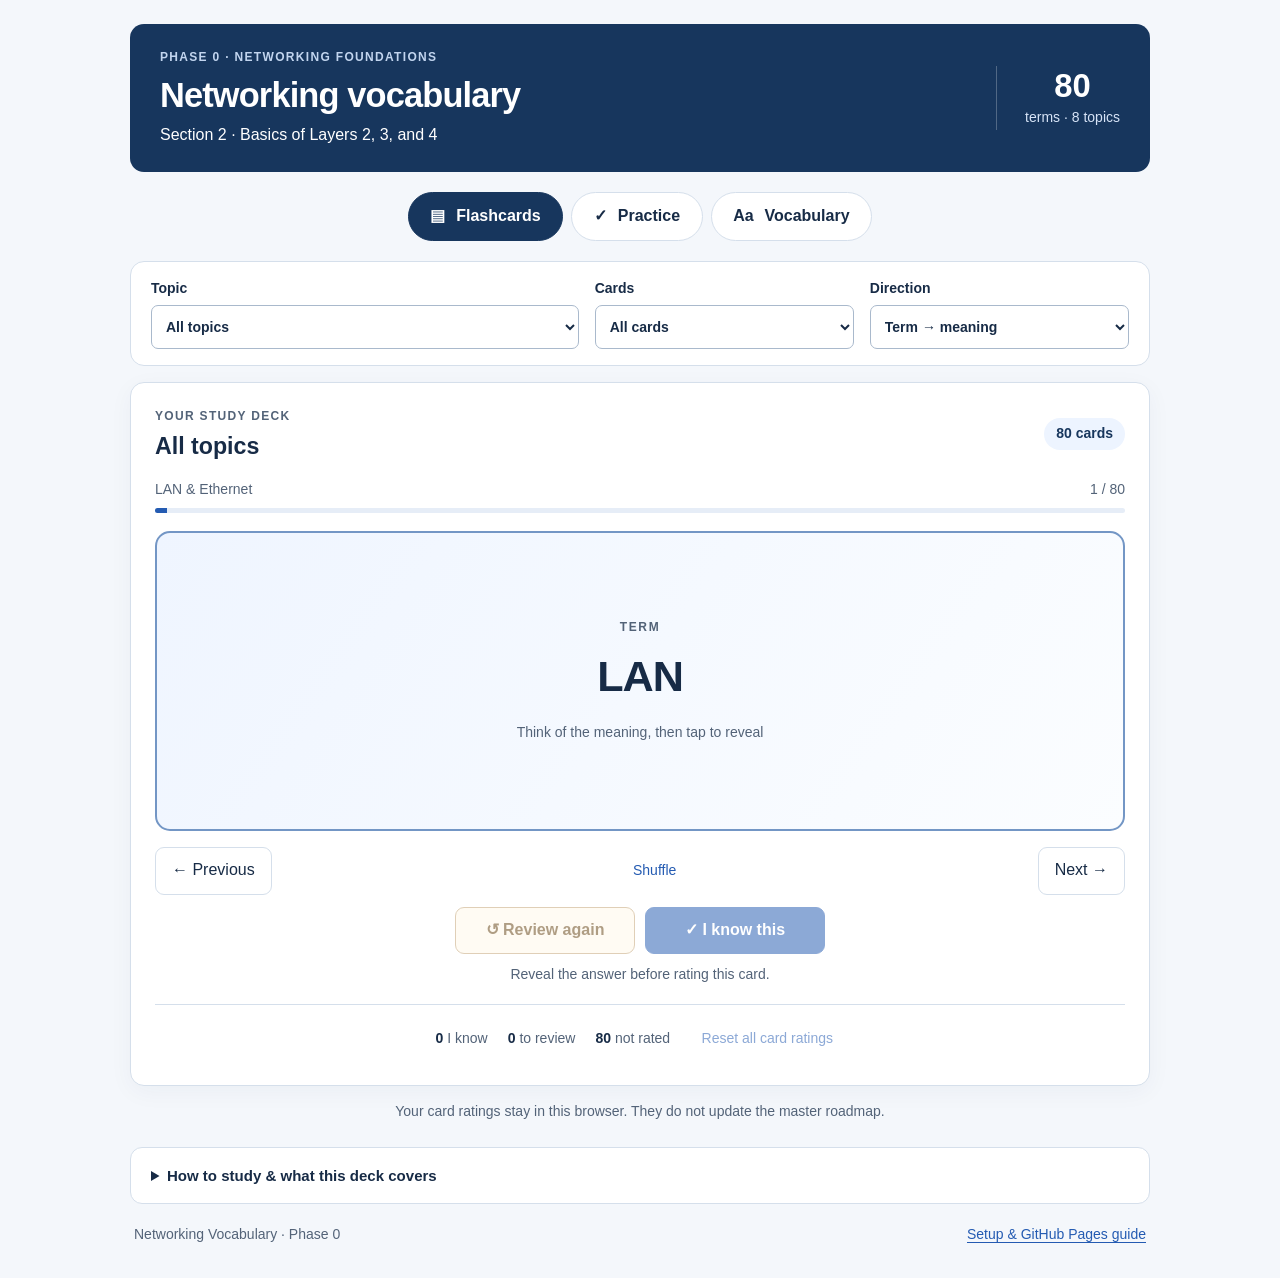
<file: index.html>
<!doctype html>
<html lang="en">
<head>
  <meta charset="utf-8">
  <meta name="viewport" content="width=device-width,initial-scale=1">
  <meta name="description" content="English networking flashcards and short vocabulary practice for LANs, OSI layers, switching, ARP, routers, TCP, UDP, and PoE.">
  <title>Networking Vocabulary · Phase 0</title>
  <link rel="icon" type="image/svg+xml" href="data:image/svg+xml,%3Csvg xmlns='http://www.w3.org/2000/svg' viewBox='0 0 32 32'%3E%3Crect width='32' height='32' rx='7' fill='%2317365d'/%3E%3Cpath d='M8 9h16v4H8zm0 6h16v4H8zm0 6h16v3H8z' fill='%23ffffff'/%3E%3C/svg%3E">
  <link rel="stylesheet" href="styles.css">
  <script src="terms.js" defer></script>
  <script src="app.js" defer></script>
</head>
<body>
  <a class="skip-link" href="#study-area">Skip to study area</a>
  <main class="app-shell">
    <header class="hero">
      <div><p class="eyebrow">PHASE 0 · NETWORKING FOUNDATIONS</p><h1>Networking vocabulary</h1><p>Section 2 · Basics of Layers 2, 3, and 4</p></div>
      <div class="hero-count"><strong>80</strong><span>terms · 8 topics</span></div>
    </header>
    <nav class="mode-tabs" role="tablist" aria-label="Study mode">
      <button id="tab-flashcards" role="tab" aria-selected="true" aria-controls="panel-flashcards" tabindex="0" data-mode="flashcards"><span aria-hidden="true">▤</span> Flashcards</button>
      <button id="tab-practice" role="tab" aria-selected="false" aria-controls="panel-practice" tabindex="-1" data-mode="practice"><span aria-hidden="true">✓</span> Practice</button>
      <button id="tab-glossary" role="tab" aria-selected="false" aria-controls="panel-glossary" tabindex="-1" data-mode="glossary"><span aria-hidden="true">Aa</span> Vocabulary</button>
    </nav>
    <section class="toolbar" aria-label="Study options">
      <label class="topic-field">Topic<select id="topic"><option value="all">All topics</option></select></label>
      <label id="scope-field">Cards<select id="scope"><option value="all">All cards</option><option value="review">Review again</option><option value="new">Not rated yet</option><option value="known">I know these</option></select></label>
      <label id="direction-field">Direction<select id="direction"><option value="term">Term → meaning</option><option value="meaning">Meaning → term</option></select></label>
      <div id="topic-total" class="topic-total" hidden></div>
    </section>
    <div id="study-area" tabindex="-1">
      <section id="panel-flashcards" class="panel" role="tabpanel" aria-labelledby="tab-flashcards">
        <div class="section-heading"><div><p class="eyebrow" id="deck-kicker">YOUR STUDY DECK</p><h2 id="deck-title">All topics</h2></div><span class="count-pill" id="deck-count">80 cards</span></div>
        <div class="status-row"><span id="card-topic"></span><span id="card-position"></span></div>
        <div class="progress-track" aria-hidden="true"><div id="deck-progress"></div></div>
        <div id="empty-deck" class="empty-state" hidden><h3>No cards in this view</h3><p id="empty-copy"></p><button class="primary" id="show-all">Show all cards</button></div>
        <div id="card-area">
          <button type="button" id="flashcard" class="flashcard" aria-label="Reveal meaning">
            <span class="card-label" id="card-label">TERM</span>
            <span id="card-term" class="main-term"></span>
            <span id="card-expansion" class="expansion" hidden></span>
            <span id="card-definition" class="definition" hidden></span>
            <span id="card-note" class="card-note" hidden></span>
            <span id="flip-hint" class="flip-hint">Think of the meaning, then tap to reveal</span>
          </button>
          <div class="nav-row"><button id="previous" class="secondary">← Previous</button><button id="shuffle" class="text-button">Shuffle</button><button id="next" class="secondary">Next →</button></div>
          <div class="self-check"><button id="rate-review" class="review-button" disabled>↺ Review again</button><button id="rate-known" class="primary" disabled>✓ I know this</button></div>
          <p class="small centered" id="rating-hint">Reveal the answer before rating this card.</p>
        </div>
        <div class="stats"><span><strong id="known-count">0</strong> I know</span><span><strong id="review-count">0</strong> to review</span><span><strong id="new-count">80</strong> not rated</span><button id="reset-topic" class="text-button">Reset topic ratings</button></div>
      </section>
      <section id="panel-practice" class="panel" role="tabpanel" aria-labelledby="tab-practice" hidden>
        <div class="section-heading"><div><p class="eyebrow" id="practice-topic">ALL TOPICS</p><h2>Short vocabulary practice</h2></div></div>
        <div id="practice-home">
          <p class="muted">Choose a quick activity. Each round draws from the selected topic.</p>
          <div class="activity-grid">
            <button class="activity" data-activity="match"><span class="activity-number">01</span><strong>Match pairs</strong><span>Connect 5 terms with their meanings.</span><span class="activity-link">Start matching →</span></button>
            <button class="activity" data-activity="choice"><span class="activity-number">02</span><strong>Choose the meaning</strong><span>Pick the definition that fits each term.</span><span class="activity-link">Start 10 questions →</span></button>
            <button class="activity" data-activity="recall"><span class="activity-number">03</span><strong>Recall the term</strong><span>Read a meaning and type its term or acronym.</span><span class="activity-link">Start 10 questions →</span></button>
          </div>
          <p class="small">Small topics use fewer questions. These are memory drills; they do not establish roadmap mastery.</p>
        </div>
        <div id="practice-round" hidden>
          <div class="round-top"><button id="leave-round" class="text-button">← Choose an activity</button><span id="round-position" class="count-pill"></span></div>
          <div id="question-area" class="question-card" hidden>
            <p class="eyebrow" id="question-kind"></p><h3 id="question-prompt" tabindex="-1"></h3>
            <div id="choice-options" class="choice-options"></div>
            <form id="recall-form" hidden><label for="recall-answer">Term or acronym</label><div class="answer-row"><input id="recall-answer" type="text" autocomplete="off" autocapitalize="off" spellcheck="false" aria-describedby="answer-hint"><button class="primary" id="check-answer" type="submit">Check answer</button></div><p class="small" id="answer-hint">Capitalization and punctuation do not matter. No long explanation needed.</p></form>
            <div id="answer-feedback" class="feedback" role="status" aria-live="polite"></div>
            <div class="question-actions"><button id="show-answer" class="text-button">Show answer</button><button id="next-question" class="primary" hidden>Next question →</button></div>
          </div>
          <div id="matching-area" hidden><p class="muted">Select a term, then its meaning. You can also select the meaning first.</p><div class="match-grid"><div><h3 class="column-label">Terms</h3><div id="match-terms" class="match-column"></div></div><div><h3 class="column-label">Meanings</h3><div id="match-definitions" class="match-column"></div></div></div><p id="match-feedback" class="feedback" role="status" aria-live="polite"></p></div>
        </div>
        <div id="practice-result" class="result" hidden><p class="eyebrow">ROUND COMPLETE</p><h3 id="result-title" tabindex="-1"></h3><p id="result-detail"></p><ul id="result-review"></ul><div class="result-actions"><button id="retry-round" class="primary">New round</button><button id="back-to-activities" class="secondary">Choose an activity</button></div></div>
      </section>
      <section id="panel-glossary" class="panel" role="tabpanel" aria-labelledby="tab-glossary" hidden>
        <div class="section-heading"><div><p class="eyebrow">QUICK REFERENCE</p><h2>Vocabulary list</h2></div><span id="glossary-count" class="count-pill"></span></div>
        <label class="search-label" for="search">Find a term, acronym, or meaning<input id="search" type="search" placeholder="Try MAC, gateway, or transport…" autocomplete="off"></label>
        <div id="glossary-list" class="glossary-list"></div>
        <p id="glossary-empty" class="empty-state" hidden>No matching terms. Try another search or choose All topics.</p>
      </section>
    </div>
    <p id="announcement" class="sr-only" role="status" aria-live="polite"></p>
    <p id="storage-note" class="storage-note">Your card ratings stay in this browser. They do not update the master roadmap.</p>
    <details class="help"><summary>How to study &amp; what this deck covers</summary><div class="help-content"><p>Try to recall the answer before flipping. Use <strong>Review again</strong> or <strong>I know this</strong>, then filter your cards to revisit the terms you need. Switch to <strong>Practice</strong> for matching, multiple choice, and short recall.</p><p>On a flashcard, press <strong>Enter</strong> or <strong>Space</strong> to flip. Use <strong>←</strong> and <strong>→</strong> to move through the deck when focus is outside a form field. All matching activities work with clicks or a keyboard; dragging is not required.</p><p>This deck covers the eight supplied study guides for Section 2 of <em>Introduction to Computer Networking – Beginner Crash Course</em>, with introductory LAN and OSI context. Later lessons on subnet calculations, VLAN configuration, WAN/VPN, troubleshooting, security, and Wi-Fi configuration are outside this deck.</p><p>Definitions are newly written. Course PDFs and slides are not included. Important corrections include HTTP at the application layer, changeable MAC addresses, and the difference between unknown-unicast flooding and broadcast. <a href="sources.html">Read the source and correction notes.</a></p></div></details>
    <footer><span>Networking Vocabulary · Phase 0</span><a href="setup.html">Setup &amp; GitHub Pages guide</a></footer>
    <noscript><div class="no-script">Please enable JavaScript to use the flashcards and activities. No account or API key is required.</div></noscript>
  </main>
</body>
</html>
</file>
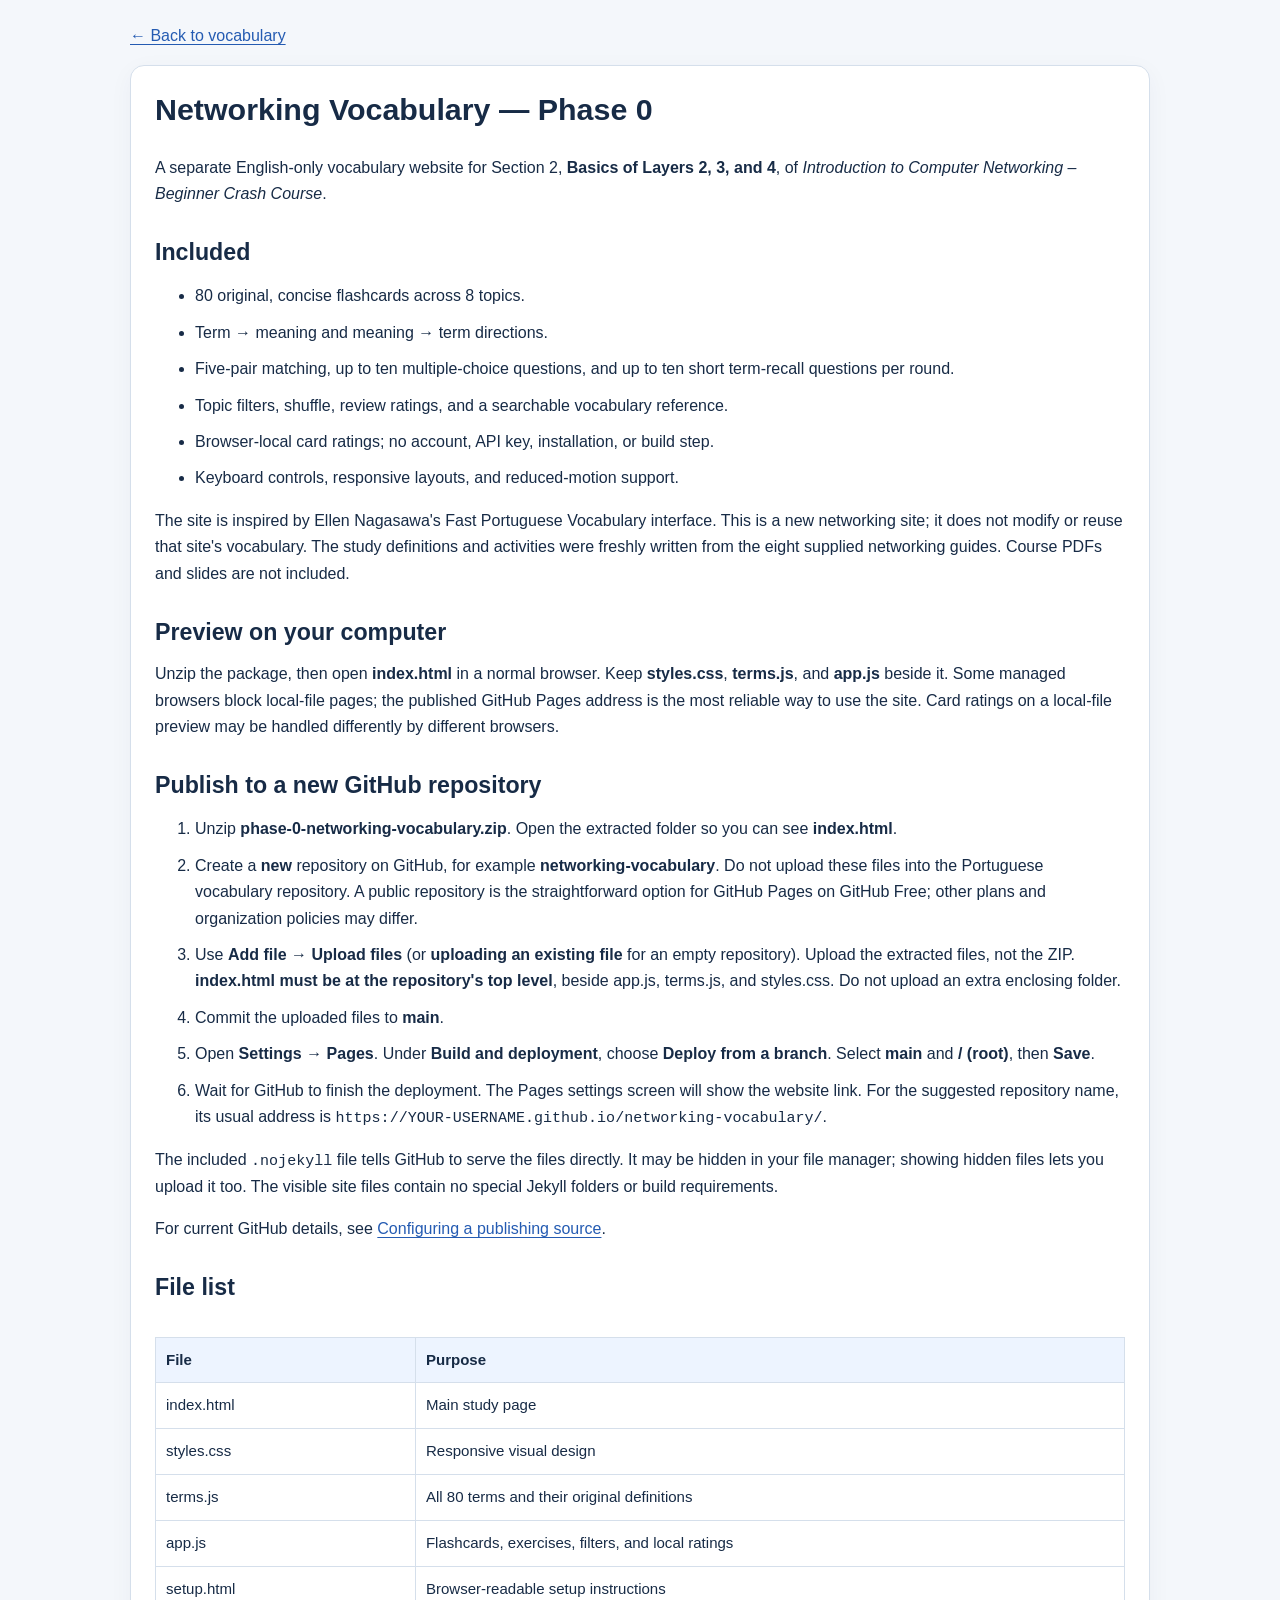
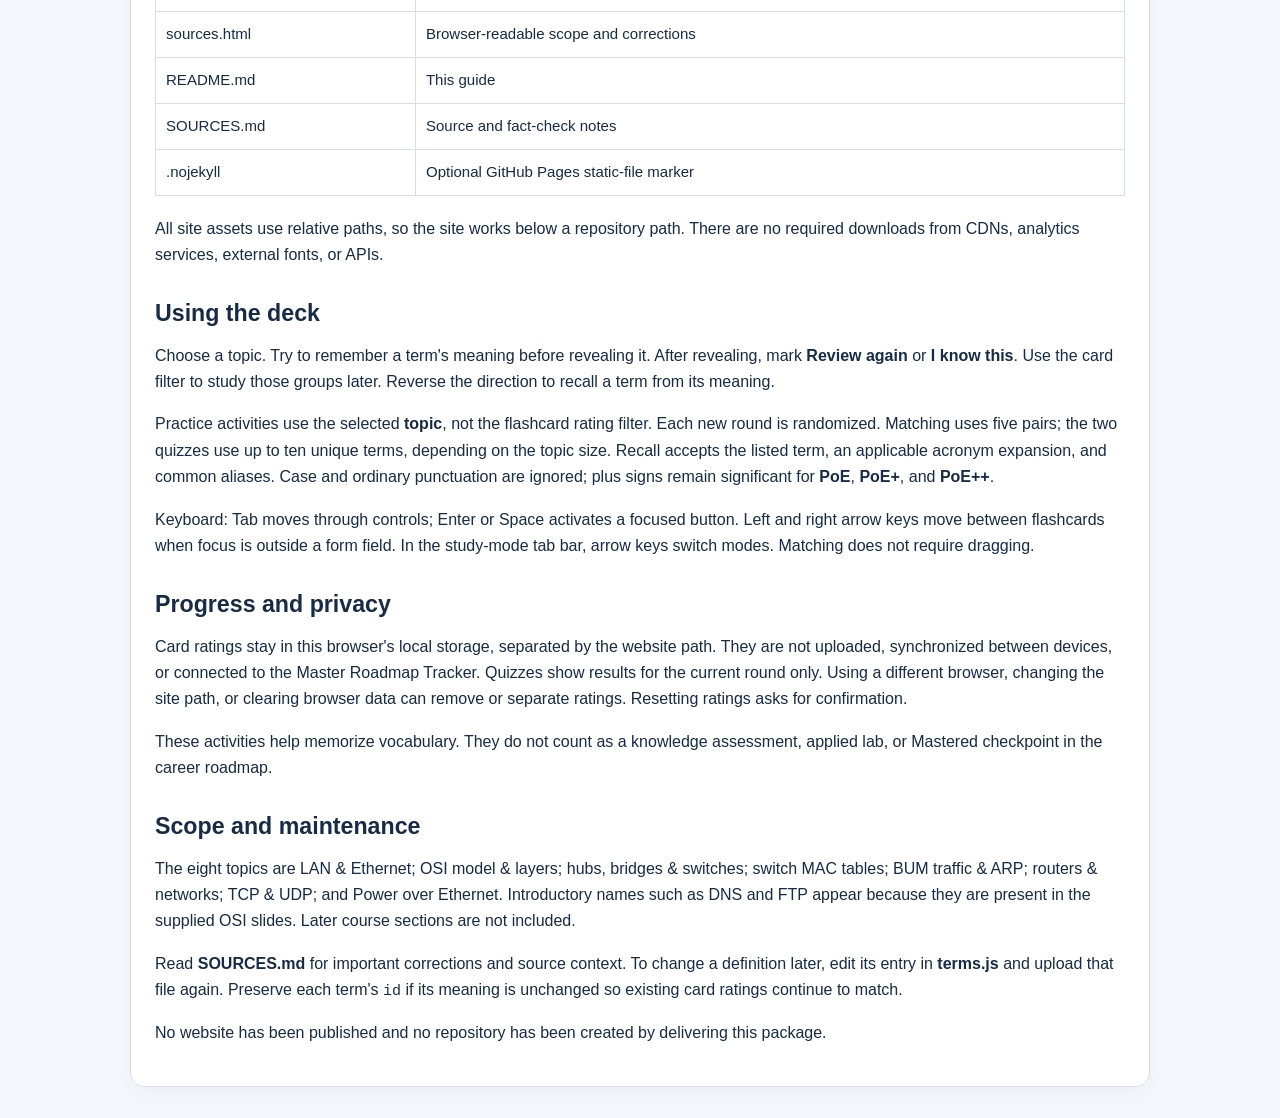
<file: setup.html>
<!doctype html><html lang="en"><head><meta charset="utf-8"><meta name="viewport" content="width=device-width,initial-scale=1"><title>Setup &amp; GitHub Pages · Networking Vocabulary</title><link rel="stylesheet" href="styles.css"></head><body><main class="app-shell"><p><a href="index.html">← Back to vocabulary</a></p><article class="panel prose"><h1>Networking Vocabulary — Phase 0</h1>
<p>A separate English-only vocabulary website for Section 2, <strong>Basics of Layers 2, 3, and 4</strong>, of <em>Introduction to Computer Networking – Beginner Crash Course</em>.</p>
<h2>Included</h2>
<ul><li>80 original, concise flashcards across 8 topics.</li><li>Term → meaning and meaning → term directions.</li><li>Five-pair matching, up to ten multiple-choice questions, and up to ten short term-recall questions per round.</li><li>Topic filters, shuffle, review ratings, and a searchable vocabulary reference.</li><li>Browser-local card ratings; no account, API key, installation, or build step.</li><li>Keyboard controls, responsive layouts, and reduced-motion support.</li></ul>
<p>The site is inspired by Ellen Nagasawa&#x27;s Fast Portuguese Vocabulary interface. This is a new networking site; it does not modify or reuse that site&#x27;s vocabulary. The study definitions and activities were freshly written from the eight supplied networking guides. Course PDFs and slides are not included.</p>
<h2>Preview on your computer</h2>
<p>Unzip the package, then open <strong>index.html</strong> in a normal browser. Keep <strong>styles.css</strong>, <strong>terms.js</strong>, and <strong>app.js</strong> beside it. Some managed browsers block local-file pages; the published GitHub Pages address is the most reliable way to use the site. Card ratings on a local-file preview may be handled differently by different browsers.</p>
<h2>Publish to a new GitHub repository</h2>
<ol><li>Unzip <strong>phase-0-networking-vocabulary.zip</strong>. Open the extracted folder so you can see <strong>index.html</strong>.</li><li>Create a <strong>new</strong> repository on GitHub, for example <strong>networking-vocabulary</strong>. Do not upload these files into the Portuguese vocabulary repository. A public repository is the straightforward option for GitHub Pages on GitHub Free; other plans and organization policies may differ.</li><li>Use <strong>Add file → Upload files</strong> (or <strong>uploading an existing file</strong> for an empty repository). Upload the extracted files, not the ZIP. <strong>index.html must be at the repository&#x27;s top level</strong>, beside app.js, terms.js, and styles.css. Do not upload an extra enclosing folder.</li><li>Commit the uploaded files to <strong>main</strong>.</li><li>Open <strong>Settings → Pages</strong>. Under <strong>Build and deployment</strong>, choose <strong>Deploy from a branch</strong>. Select <strong>main</strong> and <strong>/ (root)</strong>, then <strong>Save</strong>.</li><li>Wait for GitHub to finish the deployment. The Pages settings screen will show the website link. For the suggested repository name, its usual address is <code>https://YOUR-USERNAME.github.io/networking-vocabulary/</code>.</li></ol>
<p>The included <code>.nojekyll</code> file tells GitHub to serve the files directly. It may be hidden in your file manager; showing hidden files lets you upload it too. The visible site files contain no special Jekyll folders or build requirements.</p>
<p>For current GitHub details, see <a href="https://docs.github.com/en/pages/getting-started-with-github-pages/configuring-a-publishing-source-for-your-github-pages-site">Configuring a publishing source</a>.</p>
<h2>File list</h2>
<div class="table-wrap"><table><thead><tr><th>File</th><th>Purpose</th></tr></thead><tbody><tr><td>index.html</td><td>Main study page</td></tr><tr><td>styles.css</td><td>Responsive visual design</td></tr><tr><td>terms.js</td><td>All 80 terms and their original definitions</td></tr><tr><td>app.js</td><td>Flashcards, exercises, filters, and local ratings</td></tr><tr><td>setup.html</td><td>Browser-readable setup instructions</td></tr><tr><td>sources.html</td><td>Browser-readable scope and corrections</td></tr><tr><td>README.md</td><td>This guide</td></tr><tr><td>SOURCES.md</td><td>Source and fact-check notes</td></tr><tr><td>.nojekyll</td><td>Optional GitHub Pages static-file marker</td></tr></tbody></table></div>
<p>All site assets use relative paths, so the site works below a repository path. There are no required downloads from CDNs, analytics services, external fonts, or APIs.</p>
<h2>Using the deck</h2>
<p>Choose a topic. Try to remember a term&#x27;s meaning before revealing it. After revealing, mark <strong>Review again</strong> or <strong>I know this</strong>. Use the card filter to study those groups later. Reverse the direction to recall a term from its meaning.</p>
<p>Practice activities use the selected <strong>topic</strong>, not the flashcard rating filter. Each new round is randomized. Matching uses five pairs; the two quizzes use up to ten unique terms, depending on the topic size. Recall accepts the listed term, an applicable acronym expansion, and common aliases. Case and ordinary punctuation are ignored; plus signs remain significant for <strong>PoE</strong>, <strong>PoE+</strong>, and <strong>PoE++</strong>.</p>
<p>Keyboard: Tab moves through controls; Enter or Space activates a focused button. Left and right arrow keys move between flashcards when focus is outside a form field. In the study-mode tab bar, arrow keys switch modes. Matching does not require dragging.</p>
<h2>Progress and privacy</h2>
<p>Card ratings stay in this browser&#x27;s local storage, separated by the website path. They are not uploaded, synchronized between devices, or connected to the Master Roadmap Tracker. Quizzes show results for the current round only. Using a different browser, changing the site path, or clearing browser data can remove or separate ratings. Resetting ratings asks for confirmation.</p>
<p>These activities help memorize vocabulary. They do not count as a knowledge assessment, applied lab, or Mastered checkpoint in the career roadmap.</p>
<h2>Scope and maintenance</h2>
<p>The eight topics are LAN &amp; Ethernet; OSI model &amp; layers; hubs, bridges &amp; switches; switch MAC tables; BUM traffic &amp; ARP; routers &amp; networks; TCP &amp; UDP; and Power over Ethernet. Introductory names such as DNS and FTP appear because they are present in the supplied OSI slides. Later course sections are not included.</p>
<p>Read <strong>SOURCES.md</strong> for important corrections and source context. To change a definition later, edit its entry in <strong>terms.js</strong> and upload that file again. Preserve each term&#x27;s <code>id</code> if its meaning is unchanged so existing card ratings continue to match.</p>
<p>No website has been published and no repository has been created by delivering this package.</p></article></main></body></html>
</file>
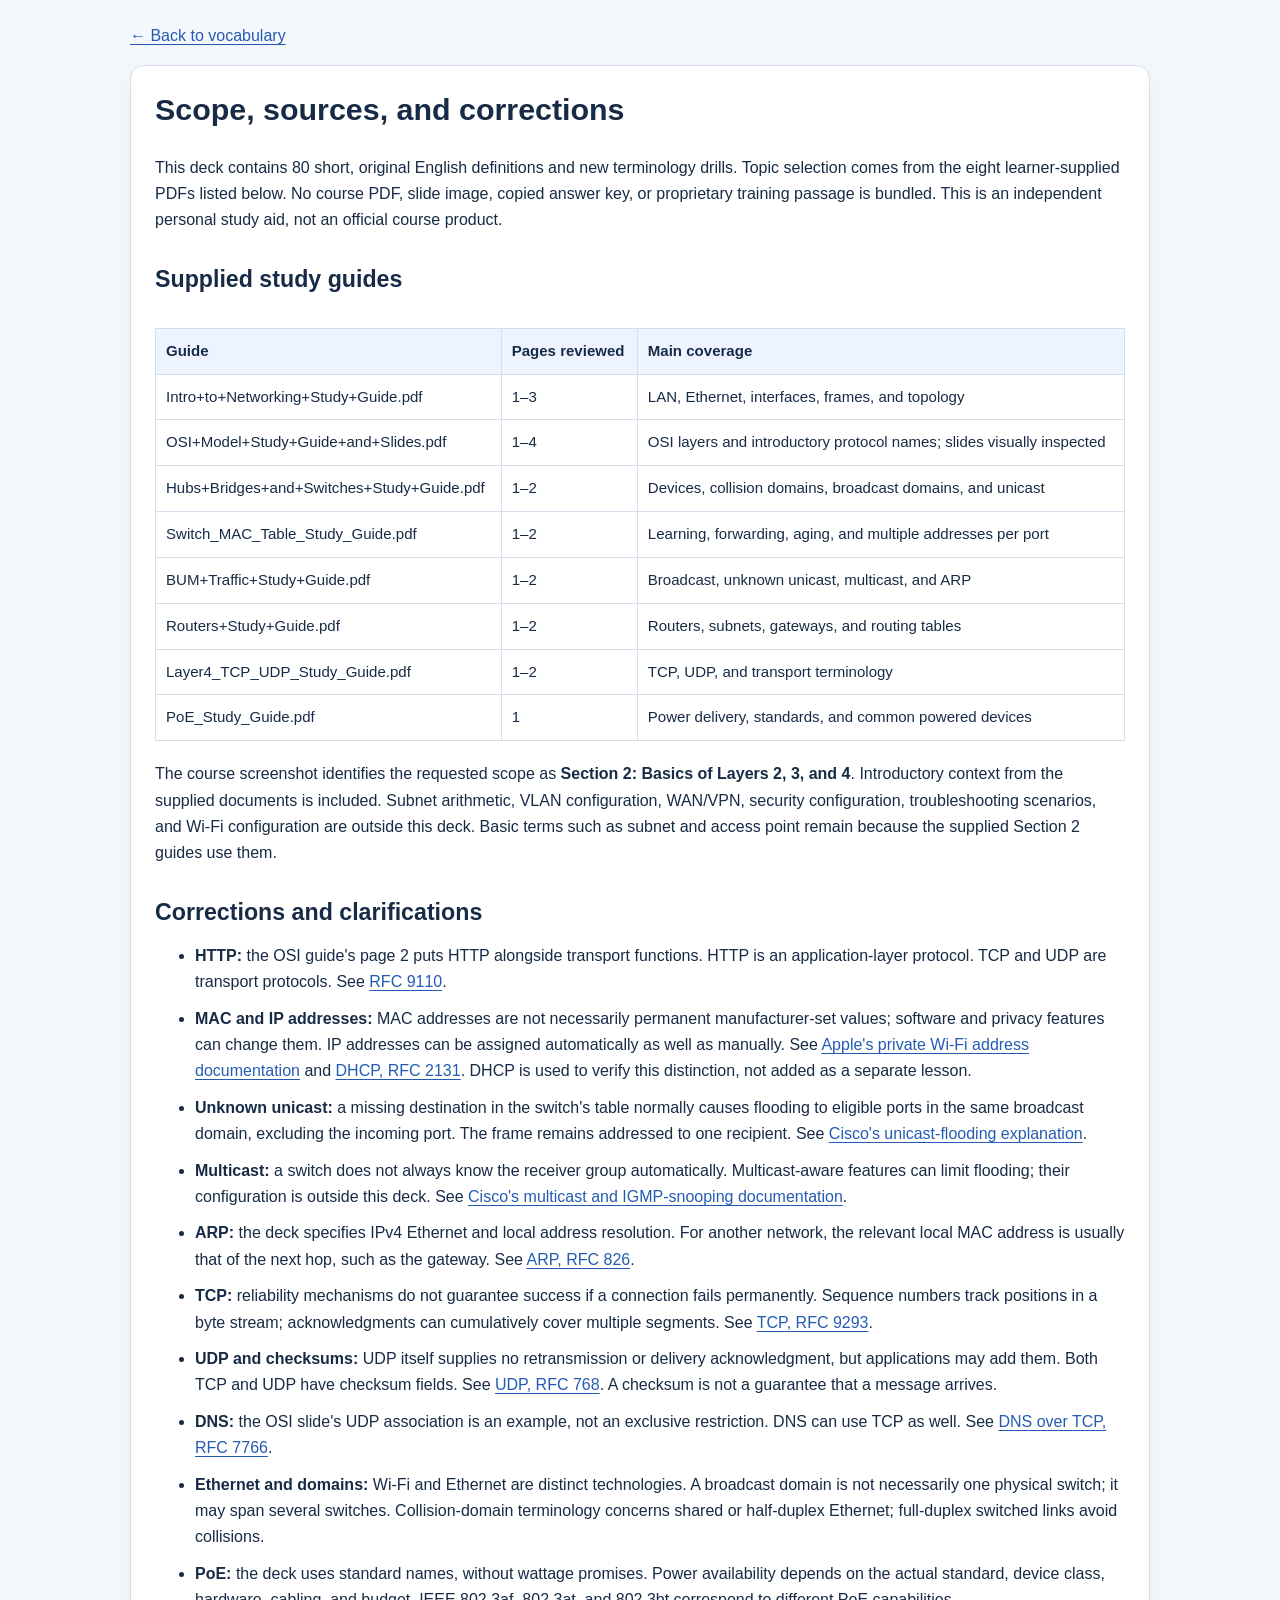
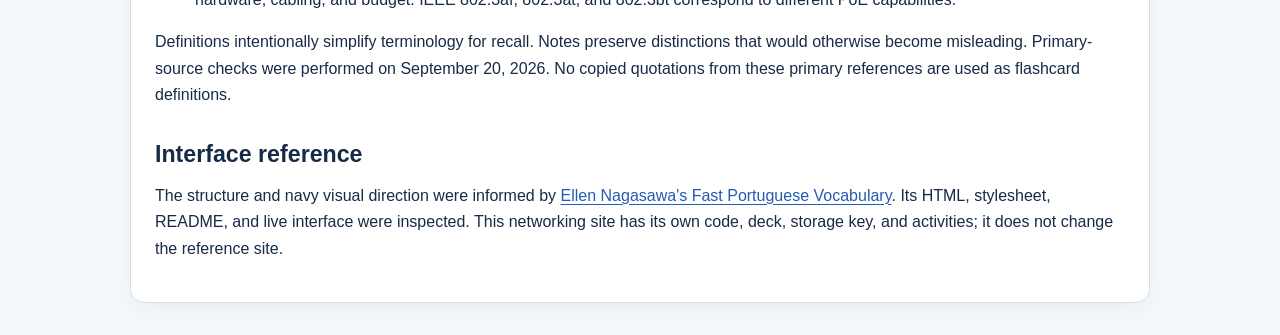
<file: sources.html>
<!doctype html><html lang="en"><head><meta charset="utf-8"><meta name="viewport" content="width=device-width,initial-scale=1"><title>Scope &amp; sources · Networking Vocabulary</title><link rel="stylesheet" href="styles.css"></head><body><main class="app-shell"><p><a href="index.html">← Back to vocabulary</a></p><article class="panel prose"><h1>Scope, sources, and corrections</h1>
<p>This deck contains 80 short, original English definitions and new terminology drills. Topic selection comes from the eight learner-supplied PDFs listed below. No course PDF, slide image, copied answer key, or proprietary training passage is bundled. This is an independent personal study aid, not an official course product.</p>
<h2>Supplied study guides</h2>
<div class="table-wrap"><table><thead><tr><th>Guide</th><th>Pages reviewed</th><th>Main coverage</th></tr></thead><tbody><tr><td>Intro+to+Networking+Study+Guide.pdf</td><td>1–3</td><td>LAN, Ethernet, interfaces, frames, and topology</td></tr><tr><td>OSI+Model+Study+Guide+and+Slides.pdf</td><td>1–4</td><td>OSI layers and introductory protocol names; slides visually inspected</td></tr><tr><td>Hubs+Bridges+and+Switches+Study+Guide.pdf</td><td>1–2</td><td>Devices, collision domains, broadcast domains, and unicast</td></tr><tr><td>Switch_MAC_Table_Study_Guide.pdf</td><td>1–2</td><td>Learning, forwarding, aging, and multiple addresses per port</td></tr><tr><td>BUM+Traffic+Study+Guide.pdf</td><td>1–2</td><td>Broadcast, unknown unicast, multicast, and ARP</td></tr><tr><td>Routers+Study+Guide.pdf</td><td>1–2</td><td>Routers, subnets, gateways, and routing tables</td></tr><tr><td>Layer4_TCP_UDP_Study_Guide.pdf</td><td>1–2</td><td>TCP, UDP, and transport terminology</td></tr><tr><td>PoE_Study_Guide.pdf</td><td>1</td><td>Power delivery, standards, and common powered devices</td></tr></tbody></table></div>
<p>The course screenshot identifies the requested scope as <strong>Section 2: Basics of Layers 2, 3, and 4</strong>. Introductory context from the supplied documents is included. Subnet arithmetic, VLAN configuration, WAN/VPN, security configuration, troubleshooting scenarios, and Wi-Fi configuration are outside this deck. Basic terms such as subnet and access point remain because the supplied Section 2 guides use them.</p>
<h2>Corrections and clarifications</h2>
<ul><li><strong>HTTP:</strong> the OSI guide&#x27;s page 2 puts HTTP alongside transport functions. HTTP is an application-layer protocol. TCP and UDP are transport protocols. See <a href="https://www.rfc-editor.org/rfc/rfc9110.html">RFC 9110</a>.</li><li><strong>MAC and IP addresses:</strong> MAC addresses are not necessarily permanent manufacturer-set values; software and privacy features can change them. IP addresses can be assigned automatically as well as manually. See <a href="https://support.apple.com/en-us/102509">Apple&#x27;s private Wi-Fi address documentation</a> and <a href="https://www.rfc-editor.org/rfc/rfc2131.html">DHCP, RFC 2131</a>. DHCP is used to verify this distinction, not added as a separate lesson.</li><li><strong>Unknown unicast:</strong> a missing destination in the switch&#x27;s table normally causes flooding to eligible ports in the same broadcast domain, excluding the incoming port. The frame remains addressed to one recipient. See <a href="https://www.cisco.com/c/en/us/support/docs/switches/catalyst-6000-series-switches/23563-143.html">Cisco&#x27;s unicast-flooding explanation</a>.</li><li><strong>Multicast:</strong> a switch does not always know the receiver group automatically. Multicast-aware features can limit flooding; their configuration is outside this deck. See <a href="https://www.cisco.com/c/en/us/support/docs/switches/catalyst-6500-series-switches/10559-22.html">Cisco&#x27;s multicast and IGMP-snooping documentation</a>.</li><li><strong>ARP:</strong> the deck specifies IPv4 Ethernet and local address resolution. For another network, the relevant local MAC address is usually that of the next hop, such as the gateway. See <a href="https://www.rfc-editor.org/rfc/rfc826.html">ARP, RFC 826</a>.</li><li><strong>TCP:</strong> reliability mechanisms do not guarantee success if a connection fails permanently. Sequence numbers track positions in a byte stream; acknowledgments can cumulatively cover multiple segments. See <a href="https://www.rfc-editor.org/rfc/rfc9293.html">TCP, RFC 9293</a>.</li><li><strong>UDP and checksums:</strong> UDP itself supplies no retransmission or delivery acknowledgment, but applications may add them. Both TCP and UDP have checksum fields. See <a href="https://www.rfc-editor.org/rfc/rfc768.html">UDP, RFC 768</a>. A checksum is not a guarantee that a message arrives.</li><li><strong>DNS:</strong> the OSI slide&#x27;s UDP association is an example, not an exclusive restriction. DNS can use TCP as well. See <a href="https://www.rfc-editor.org/rfc/rfc7766.html">DNS over TCP, RFC 7766</a>.</li><li><strong>Ethernet and domains:</strong> Wi-Fi and Ethernet are distinct technologies. A broadcast domain is not necessarily one physical switch; it may span several switches. Collision-domain terminology concerns shared or half-duplex Ethernet; full-duplex switched links avoid collisions.</li><li><strong>PoE:</strong> the deck uses standard names, without wattage promises. Power availability depends on the actual standard, device class, hardware, cabling, and budget. IEEE 802.3af, 802.3at, and 802.3bt correspond to different PoE capabilities.</li></ul>
<p>Definitions intentionally simplify terminology for recall. Notes preserve distinctions that would otherwise become misleading. Primary-source checks were performed on September 20, 2026. No copied quotations from these primary references are used as flashcard definitions.</p>
<h2>Interface reference</h2>
<p>The structure and navy visual direction were informed by <a href="https://github.com/ellennagasawa/fast-portuguese-vocabulary">Ellen Nagasawa&#x27;s Fast Portuguese Vocabulary</a>. Its HTML, stylesheet, README, and live interface were inspected. This networking site has its own code, deck, storage key, and activities; it does not change the reference site.</p></article></main></body></html>
</file>
<file: styles.css>
:root{--navy:#17365d;--blue:#245bb2;--ink:#172b46;--muted:#536378;--line:#d5dfeb;--wash:#f4f7fb;--pale:#edf4ff;--green:#176343;--red:#9c293b;--white:#fff;--radius:14px;--shadow:0 6px 24px #17365d0b}
*{box-sizing:border-box}
body{margin:0;background:var(--wash);color:var(--ink);font:1rem/1.55 -apple-system,BlinkMacSystemFont,"Segoe UI",Arial,sans-serif}
button,input,select{font:inherit}button,input,select,a{-webkit-tap-highlight-color:transparent}button{cursor:pointer}button:disabled{cursor:default;opacity:.52}
a{color:var(--blue);text-underline-offset:3px}button:focus-visible,input:focus-visible,select:focus-visible,a:focus-visible,summary:focus-visible{outline:3px solid #b87700;outline-offset:4px}
[hidden]{display:none!important}h1,h2,h3,p{margin-top:0}h2{font-size:1.45rem;line-height:1.3;margin-bottom:0}h3{line-height:1.4}button{border:1px solid var(--line);border-radius:9px;padding:.65rem 1rem;background:var(--white);color:var(--ink);min-height:44px}button:hover:not(:disabled){border-color:var(--blue);background:var(--pale)}
.app-shell{max-width:1020px;width:calc(100% - 32px);margin:24px auto 32px}.hero{display:flex;align-items:center;justify-content:space-between;gap:24px;border-radius:var(--radius);padding:24px 30px;background:var(--navy);color:white}.hero h1{font-size:clamp(1.7rem,3.5vw,2.15rem);line-height:1.2;letter-spacing:-.025em;margin:0 0 7px}.hero p{margin-bottom:0}.hero .eyebrow{color:#c2d5ef;margin-bottom:8px}.eyebrow{font-size:.75rem;font-weight:750;letter-spacing:.11em;color:var(--muted);margin:0 0 6px}.hero-count{border-left:1px solid #ffffff40;padding-left:28px;text-align:center;flex-shrink:0}.hero-count strong{display:block;font-size:2.05rem;line-height:1.2}.hero-count span{font-size:.875rem;color:#d7e4f7}
.mode-tabs{display:flex;justify-content:center;gap:8px;margin:20px 0}.mode-tabs button{border-radius:99px;padding:.7rem 1.35rem;font-weight:650}.mode-tabs button span{display:inline-block;margin-right:.4rem}.mode-tabs [aria-selected=true]{background:var(--navy);border-color:var(--navy);color:white}
.toolbar{display:flex;gap:16px;align-items:end;padding:16px 20px;background:white;border:1px solid var(--line);border-radius:var(--radius);margin-bottom:16px}.toolbar label{flex:1;min-width:0;display:grid;gap:5px;font-size:.875rem;font-weight:650}.toolbar .topic-field{flex:1.65}.toolbar select{width:100%;min-height:44px;border:1px solid #a9b9cc;border-radius:7px;padding:8px 30px 8px 10px;background:white;color:var(--ink)}.topic-total{color:var(--muted);padding:10px 0;font-size:.875rem;text-align:right}
.panel{padding:24px;background:white;border:1px solid var(--line);border-radius:var(--radius);box-shadow:var(--shadow)}.section-heading{display:flex;align-items:center;justify-content:space-between;gap:14px;margin-bottom:18px}.count-pill{border-radius:99px;background:var(--pale);padding:5px 12px;color:var(--navy);font-size:.875rem;font-weight:650;white-space:nowrap}.status-row{display:flex;justify-content:space-between;gap:16px;font-size:.875rem;color:var(--muted);margin:0 0 7px}.progress-track{height:5px;background:#e6edf7;border-radius:10px;overflow:hidden;margin-bottom:18px}.progress-track>div{height:100%;background:var(--blue);transition:width .18s}
.flashcard{width:100%;min-height:300px;display:flex;flex-direction:column;align-items:center;justify-content:center;gap:15px;text-align:center;padding:24px 38px;background:linear-gradient(125deg,#eff5ff,#fbfdff);border:2px solid #7396c5;border-radius:15px}.flashcard:hover:not(:disabled){background:linear-gradient(125deg,#e8f1ff,#f6faff)}.flashcard.answer{background:#f1f7f4;border-color:#78a38e}.card-label{font-size:.75rem;letter-spacing:.14em;font-weight:700;color:var(--muted)}.main-term{font-size:clamp(1.7rem,4.4vw,2.7rem);line-height:1.18;letter-spacing:-.025em;font-weight:750;overflow-wrap:anywhere}.expansion{color:#315485;font-size:1.3rem;line-height:1.35;font-weight:650;max-width:720px}.definition{font-size:1.2rem;line-height:1.5;max-width:730px}.card-note{font-size:.94rem;color:#4d6256;max-width:710px}.flip-hint{display:block;font-size:.875rem;color:var(--muted);margin-top:5px}.flashcard.meaning-front .main-term{font-size:1.4rem;line-height:1.45;font-weight:600;letter-spacing:0}.flashcard.answer .main-term{font-size:1.7rem}.nav-row{display:flex;justify-content:space-between;gap:12px;margin:16px 0 12px}.self-check{display:flex;justify-content:center;gap:10px}.self-check button{min-width:180px;font-weight:650}.primary{background:var(--blue);color:white;border-color:var(--blue);font-weight:650}.primary:hover:not(:disabled){background:#1c4991;border-color:#1c4991;color:white}.secondary{background:white}.review-button{color:#684514;border-color:#c4a577;background:#fff8e9}.text-button{border-color:transparent;background:transparent;padding:.45rem .65rem;color:var(--blue);font-size:.875rem}.small{font-size:.875rem;color:var(--muted);margin:10px 0 0}.centered{text-align:center}.muted{color:var(--muted)}.stats{display:flex;gap:20px;justify-content:center;flex-wrap:wrap;align-items:center;border-top:1px solid var(--line);padding-top:12px;margin-top:18px;font-size:.875rem;color:var(--muted)}.stats strong{color:var(--ink)}.storage-note{text-align:center;font-size:.875rem;color:var(--muted);margin:15px 0 24px}
.activity-grid{display:grid;grid-template-columns:repeat(3,minmax(0,1fr));gap:14px;margin:22px 0}.activity{display:flex;flex-direction:column;text-align:left;gap:12px;padding:22px 20px;min-height:225px;border-radius:12px;background:#fbfcff}.activity strong{font-size:1.2rem;line-height:1.3}.activity>span:not(.activity-number):not(.activity-link){color:var(--muted);font-size:.94rem}.activity-number{display:flex;align-items:center;justify-content:center;width:34px;height:34px;background:#eaf1fd;color:var(--blue);font-size:.875rem;font-weight:700;border-radius:9px}.activity-link{font-size:.875rem;color:var(--blue);font-weight:650;margin-top:auto}.round-top{display:flex;justify-content:space-between;align-items:center;gap:16px;margin-bottom:18px}.question-card{padding:26px;border:1px solid var(--line);background:#f9fbff;border-radius:12px}.question-card h3{font-size:1.45rem;margin:12px 0 24px}.choice-options{display:grid;grid-template-columns:1fr 1fr;gap:12px}.choice-options button{text-align:left;line-height:1.45;min-height:88px;padding:16px}.choice-options button.correct{color:var(--green);border-color:var(--green);background:#eaf6ef;opacity:1}.choice-options button.wrong{color:var(--red);border-color:var(--red);background:#fff0f1;opacity:1}.choice-options button:disabled{opacity:.8}.answer-row{display:flex;gap:10px;margin-top:6px}input{width:100%;min-width:0;padding:12px;border:1px solid #9aacbf;border-radius:8px;color:var(--ink);background:white}.answer-row input{flex:1}.answer-row button{flex-shrink:0}.feedback{min-height:28px;margin:20px 0 0;font-weight:650}.feedback.good{color:var(--green)}.feedback.bad{color:var(--red)}.question-actions{display:flex;justify-content:space-between;gap:12px;margin-top:15px}
.match-grid{display:grid;grid-template-columns:1fr 1.65fr;gap:20px}.match-column{display:grid;gap:10px}.column-label{font-size:.875rem;color:var(--muted);font-weight:650;margin:0 0 8px}.match-column button{text-align:left;min-height:85px;height:100%;font-size:.94rem;line-height:1.45;padding:12px 14px}.match-column button.selected{background:#e5eeff;border:2px solid var(--blue);padding:11px 13px}.match-column button.matched{background:#edf7f1;border-color:#83b49b;color:var(--green);opacity:1}.result{text-align:center;padding:20px 10px}.result h3{font-size:2rem;margin:12px 0}.result-actions{display:flex;gap:12px;justify-content:center;flex-wrap:wrap;margin-top:24px}.result ul{text-align:left;max-width:720px;margin:20px auto;padding-left:24px}.result li{margin-bottom:9px;font-size:.94rem}
.search-label{display:grid;gap:7px;font-size:.875rem;font-weight:650;margin:0 0 22px}.glossary-list{display:grid;grid-template-columns:1fr 1fr;gap:12px}.glossary-entry{padding:18px;border:1px solid var(--line);border-radius:10px;background:#fcfdff;overflow-wrap:anywhere}.glossary-entry h3{margin:5px 0 3px;font-size:1.15rem}.glossary-entry .exp{font-size:.875rem;color:var(--blue);font-weight:600}.glossary-entry .topic{font-size:.75rem;color:var(--muted);text-transform:uppercase;letter-spacing:.06em}.glossary-entry p{margin-bottom:0}.glossary-entry .meaning{margin-top:10px}.glossary-entry .note{margin-top:9px;font-size:.875rem;color:var(--muted)}.empty-state{text-align:center;padding:35px 20px;background:var(--wash);border-radius:10px}.empty-state h3{margin-bottom:8px}.empty-state p{color:var(--muted)}
.help{border:1px solid var(--line);background:white;border-radius:12px;overflow:hidden}.help summary{padding:16px 20px;cursor:pointer;font-size:.94rem;font-weight:650}.help-content{padding:0 22px 8px;color:var(--muted)}.help-content p{margin-bottom:14px}footer{display:flex;gap:12px;justify-content:space-between;margin:20px 4px 0;color:var(--muted);font-size:.875rem}.sr-only{position:absolute;width:1px;height:1px;padding:0;margin:-1px;overflow:hidden;clip:rect(0,0,0,0);white-space:nowrap;border:0}.skip-link{position:absolute;left:10px;top:-100px;background:white;padding:12px;z-index:9}.skip-link:focus{top:10px}.no-script{padding:24px;background:#fff8e9;border:1px solid #c4a577;margin-top:20px}
@media(max-width:700px){.app-shell{width:calc(100% - 24px);margin-top:12px}.hero{padding:22px;gap:15px}.hero-count{padding-left:16px}.hero-count strong{font-size:1.7rem}.hero-count span{font-size:.75rem}.hero .eyebrow{font-size:.7rem}.toolbar{flex-wrap:wrap;gap:12px;padding:14px}.toolbar .topic-field{flex-basis:100%}.panel{padding:18px}.mode-tabs{gap:5px}.mode-tabs button{padding:.65rem .85rem;font-size:.94rem}.mode-tabs button span{margin-right:.2rem}.activity-grid{grid-template-columns:1fr}.activity{min-height:0;gap:9px;display:grid;grid-template-columns:36px 1fr}.activity-number{grid-row:1/4}.activity-link{grid-column:2}.glossary-list{grid-template-columns:1fr}.flashcard{padding:24px 20px;min-height:295px}.definition{font-size:1.08rem}.expansion{font-size:1.14rem}.stats{gap:10px 18px}.stats .text-button{flex-basis:100%}.self-check button{min-width:0;flex:1}.choice-options{grid-template-columns:1fr}.question-card{padding:20px}.answer-row{flex-wrap:wrap}.answer-row input{flex-basis:100%}.match-grid{grid-template-columns:.95fr 1.2fr;gap:10px}.match-column button{font-size:.875rem;min-height:110px;overflow-wrap:anywhere}.round-top{align-items:start}.section-heading{align-items:start}.hero-count{display:none}footer{flex-direction:column;text-align:center}.topic-total{text-align:left}}
@media(prefers-reduced-motion:reduce){*{transition:none!important;scroll-behavior:auto!important}}
.prose{line-height:1.65}.prose h1{font-size:1.9rem;line-height:1.3}.prose h2{margin:30px 0 14px}.prose li{margin-bottom:10px}.prose p,.prose li{overflow-wrap:anywhere}.prose code{font-size:.94rem;word-break:break-word}.table-wrap{max-width:100%;overflow-x:auto}.prose table{width:100%;border-collapse:collapse;margin:20px 0;font-size:.94rem}.prose th,.prose td{text-align:left;padding:10px;border:1px solid var(--line);vertical-align:top}.prose th{background:var(--pale)}
</file>
